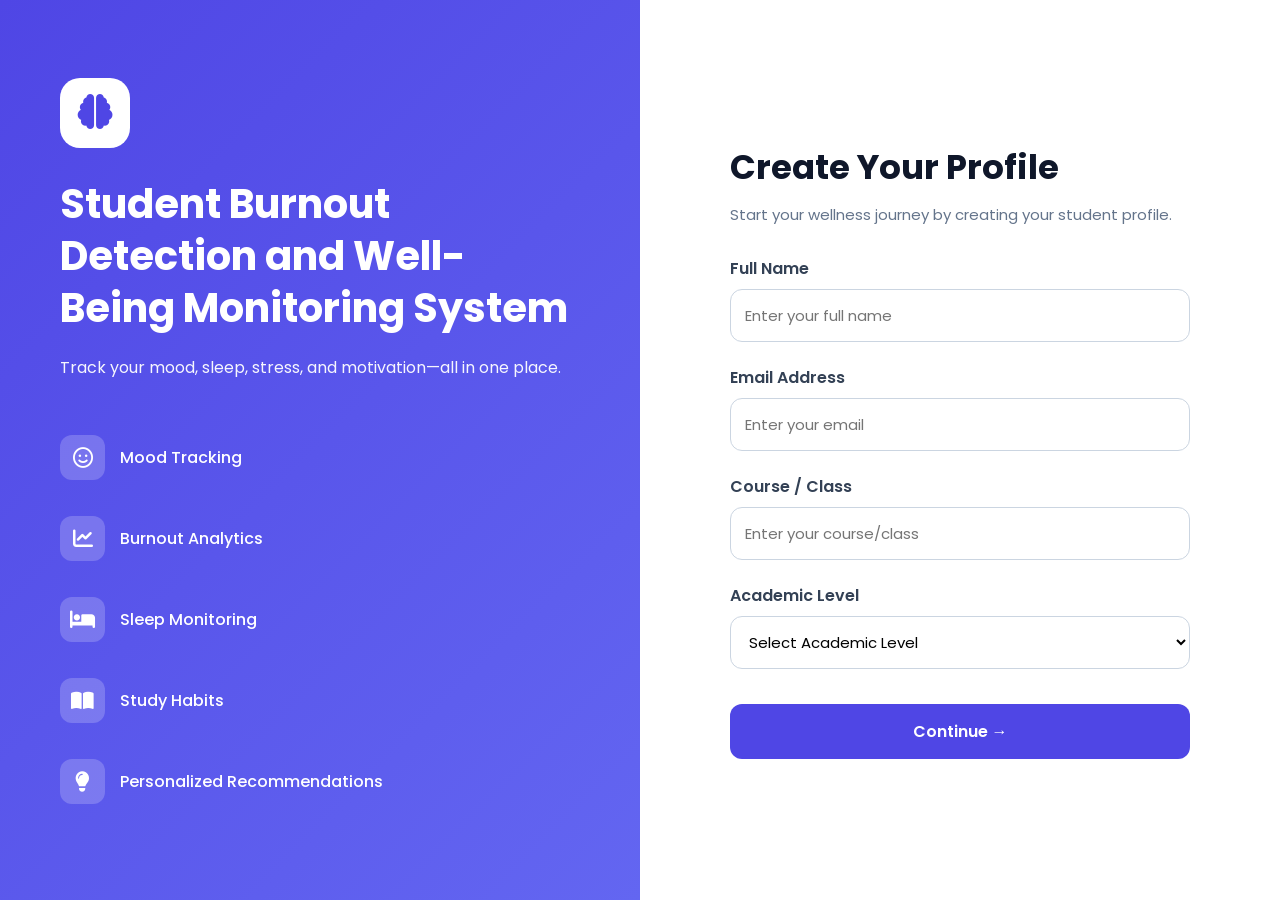
<file: index.html>
<!DOCTYPE html>
<html lang="en">
<head>
<meta charset="UTF-8">
<meta name="viewport" content="width=device-width, initial-scale=1.0">

<title>Student Burnout Detection and Well-Being Monitoring System</title>

<link rel="stylesheet" href="common.css">
<link rel="stylesheet" href="profile.css">

<link rel="preconnect" href="https://fonts.googleapis.com">
<link rel="preconnect" href="https://fonts.gstatic.com" crossorigin>

<link href="https://fonts.googleapis.com/css2?family=Poppins:wght@300;400;500;600;700&display=swap" rel="stylesheet">

<link rel="stylesheet"
href="https://cdnjs.cloudflare.com/ajax/libs/font-awesome/6.7.2/css/all.min.css">

</head>

<body>

<div class="container">

    <!-- LEFT -->
    <div class="left">

        <div class="logo">
            <i class="fa-solid fa-brain"></i>
        </div>

        <h1>Student Burnout Detection and Well-Being Monitoring System</h1>

        <p>
            Track your mood, sleep, stress, and motivation—all in one place.
        </p>

        <div class="feature">
            <div class="box">
                <i class="fa-regular fa-face-smile"></i>
            </div>
            <span>Mood Tracking</span>
        </div>

        <div class="feature">
            <div class="box">
                <i class="fa-solid fa-chart-line"></i>
            </div>
            <span>Burnout Analytics</span>
        </div>

        <div class="feature">
            <div class="box">
                <i class="fa-solid fa-bed"></i>
            </div>
            <span>Sleep Monitoring</span>
        </div>

        <div class="feature">
            <div class="box">
                <i class="fa-solid fa-book-open"></i>
            </div>
            <span>Study Habits</span>
        </div>

        <div class="feature">
            <div class="box">
                <i class="fa-solid fa-lightbulb"></i>
            </div>
            <span>Personalized Recommendations</span>
        </div>

    </div>

    <!-- RIGHT -->
    <div class="right">

        <form id="profileForm">

            <h2>Create Your Profile</h2>

            <p class="sub">
                Start your wellness journey by creating your student profile.
            </p>

            <label>Full Name</label>
            <input
                type="text"
                id="name"
                placeholder="Enter your full name"
                required>

            <label>Email Address</label>
            <input
                type="email"
                id="email"
                placeholder="Enter your email"
                required>

            <label>Course / Class</label>
            <input
                type="text"
                id="course"
                placeholder="Enter your course/class"
                required>

           <label>Academic Level</label>

<select id="level" required onchange="showOtherInput()">
    <option value="">Select Academic Level</option>
    <option>School Student</option>
    <option>Junior College</option>
    <option>Undergraduate</option>
    <option>Postgraduate</option>
    <option>Competitive Exam Preparation</option>
    <option>Other</option>
</select>

<input 
    type="text" 
    id="otherLevel" 
    placeholder="Enter your academic level"
    style="display:none;"
>

<button type="submit">
    Continue →
</button>


<script>
function showOtherInput() {
    let level = document.getElementById("level").value;
    let otherLevel = document.getElementById("otherLevel");

    if(level === "Other") {
        otherLevel.style.display = "block";
    } else {
        otherLevel.style.display = "none";
    }
}
</script>

        </form>

    </div>

</div>

<script src="./js/script.js"></script>

</body>
</file>
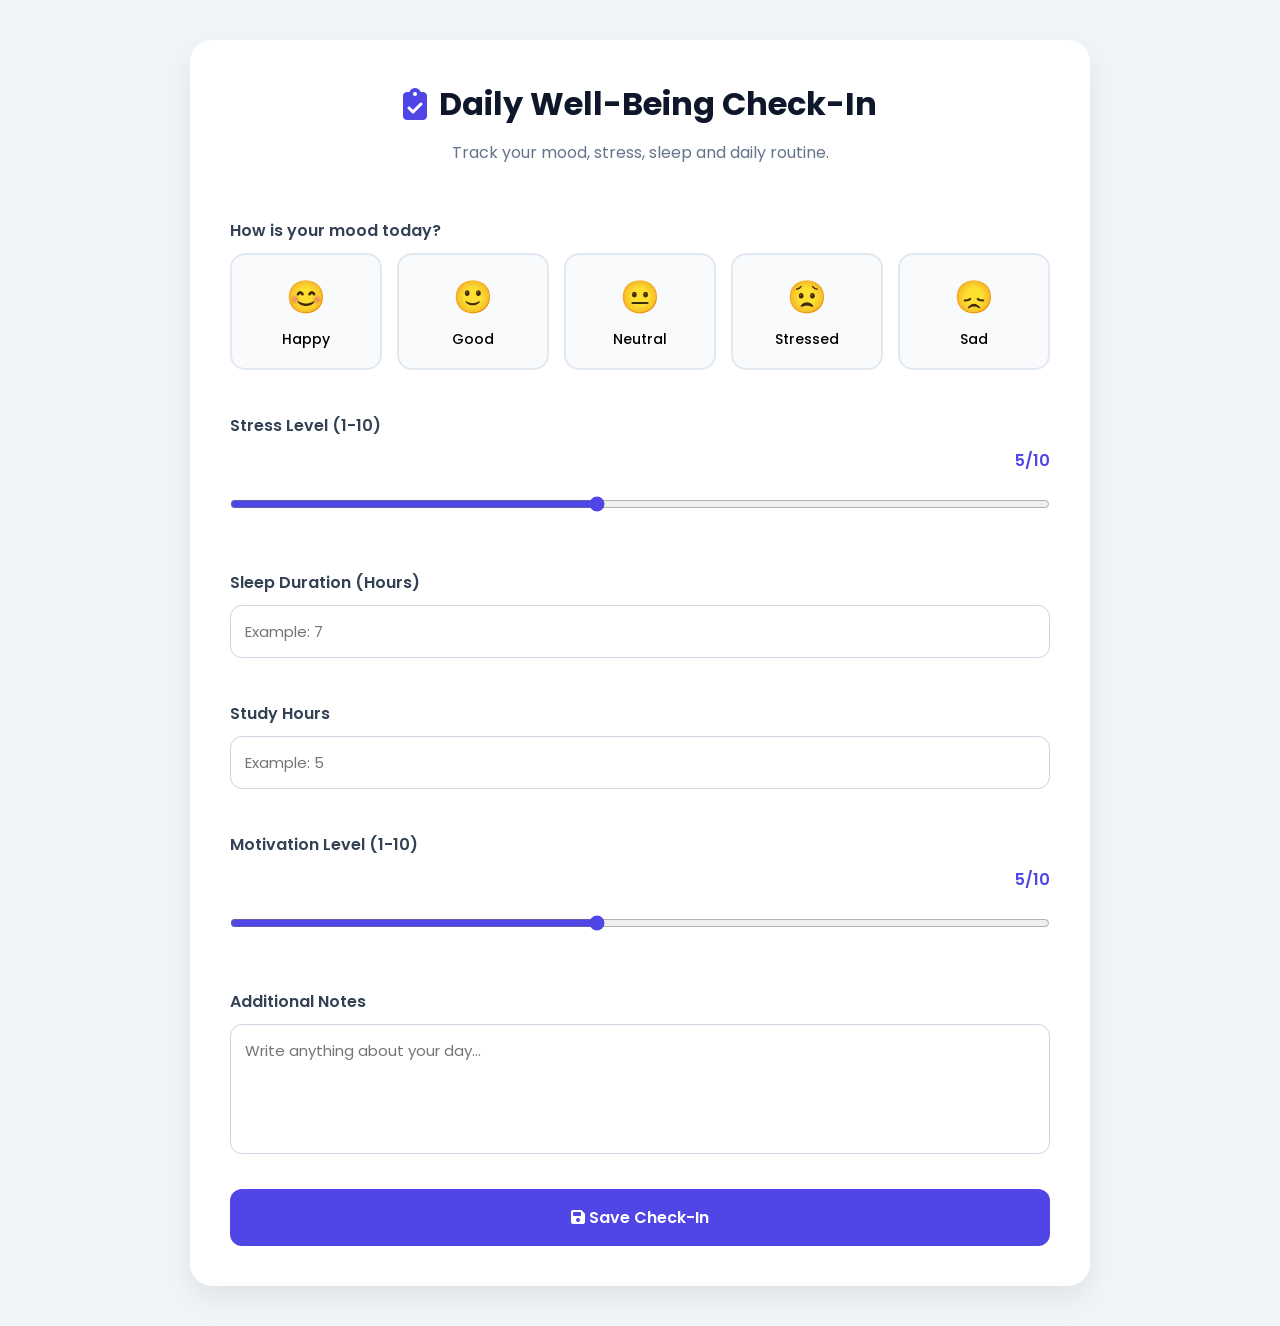
<file: checkin.html>
<!DOCTYPE html>
<html lang="en">

<head>

<meta charset="UTF-8">

<meta name="viewport" content="width=device-width, initial-scale=1.0">

<title>Daily Check-In | Student Well-Being Monitor</title>


<link rel="stylesheet" href="common.css">

<link rel="stylesheet" href="checkin.css">


<link rel="preconnect" href="https://fonts.googleapis.com">

<link rel="preconnect" href="https://fonts.gstatic.com" crossorigin>

<link href="https://fonts.googleapis.com/css2?family=Poppins:wght@300;400;500;600;700&display=swap" rel="stylesheet">


<link rel="stylesheet" href="https://cdnjs.cloudflare.com/ajax/libs/font-awesome/6.7.2/css/all.min.css">


</head>


<body>



<div class="checkin-container">



<div class="checkin-header">


<h1>
<i class="fa-solid fa-clipboard-check"></i>
Daily Well-Being Check-In
</h1>


<p>
Track your mood, stress, sleep and daily routine.
</p>


</div>






<form class="checkin-form" id="checkinForm">





<div class="form-group">

<label>
How is your mood today?
</label>


<div class="mood-options">


<button type="button" class="mood-btn" data-value="😊 Happy">

<span>😊</span>
<p>Happy</p>

</button>



<button type="button" class="mood-btn" data-value="🙂 Good">

<span>🙂</span>
<p>Good</p>

</button>



<button type="button" class="mood-btn" data-value="😐 Neutral">

<span>😐</span>
<p>Neutral</p>

</button>



<button type="button" class="mood-btn" data-value="😟 Stressed">

<span>😟</span>
<p>Stressed</p>

</button>



<button type="button" class="mood-btn" data-value="😞 Sad">

<span>😞</span>
<p>Sad</p>

</button>



</div>


<input type="hidden" id="mood" required>


</div>







<div class="form-group">


<label>
Stress Level (1-10)
</label>


<div class="range-value">

<span id="stressValue">5</span>/10

</div>


<input 
type="range"
id="stress"
min="1"
max="10"
value="5">


</div>







<div class="form-group">


<label>
Sleep Duration (Hours)
</label>


<input
type="number"
id="sleep"
min="0"
max="24"
placeholder="Example: 7"
required>


</div>







<div class="form-group">


<label>
Study Hours
</label>


<input
type="number"
id="study"
min="0"
max="24"
placeholder="Example: 5"
required>


</div>







<div class="form-group">


<label>
Motivation Level (1-10)
</label>


<div class="range-value">

<span id="motivationValue">5</span>/10

</div>


<input
type="range"
id="motivation"
min="1"
max="10"
value="5">


</div>







<div class="form-group">


<label>
Additional Notes
</label>


<textarea 
id="notes"
placeholder="Write anything about your day..."></textarea>


</div>








<button class="save-btn" type="submit">

<i class="fa-solid fa-floppy-disk"></i>

Save Check-In

</button>






<div class="success-box" id="successBox">

Your check-in has been saved successfully!

</div>





</form>




</div>




<script src="js/checkin.js"></script>


<script>


// Mood selection

const moodButtons = document.querySelectorAll(".mood-btn");

const moodInput = document.getElementById("mood");


moodButtons.forEach(button=>{


button.addEventListener("click",()=>{


moodButtons.forEach(btn=>{

btn.classList.remove("active");

});


button.classList.add("active");


moodInput.value = button.dataset.value;


});


});




// Range values


const stress = document.getElementById("stress");

const stressValue = document.getElementById("stressValue");


stress.addEventListener("input",()=>{

stressValue.textContent = stress.value;

});




const motivation = document.getElementById("motivation");

const motivationValue = document.getElementById("motivationValue");


motivation.addEventListener("input",()=>{

motivationValue.textContent = motivation.value;

});


</script>



</body>
</file>
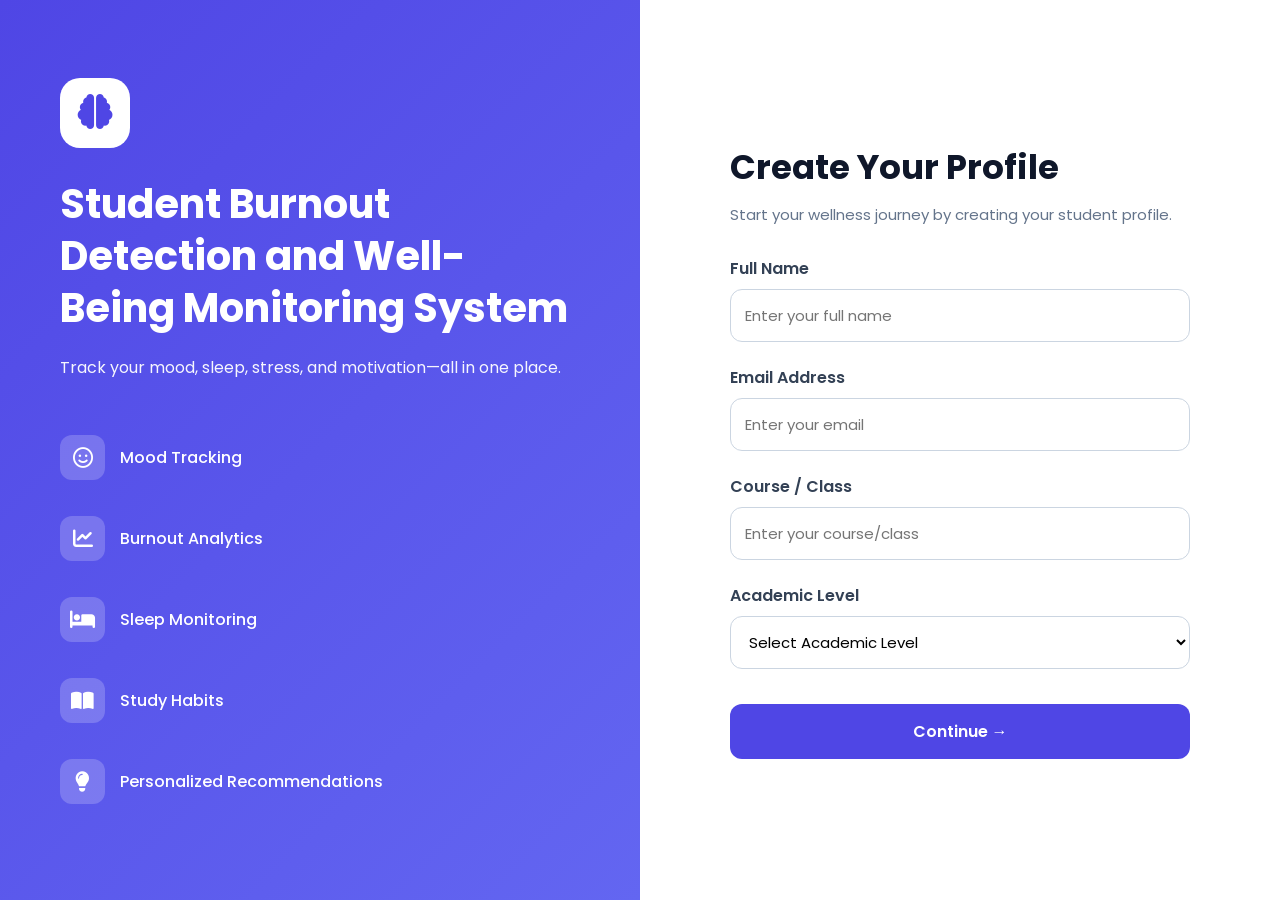
<file: dashboard.html>
<!DOCTYPE html>
<html lang="en">

<head>

<meta charset="UTF-8">

<meta name="viewport" content="width=device-width, initial-scale=1.0">

<title>Dashboard | Student Well-Being Monitor</title>


<link rel="stylesheet" href="common.css">

<link rel="stylesheet" href="dashboard.css">


<link rel="preconnect" href="https://fonts.googleapis.com">

<link rel="preconnect" href="https://fonts.gstatic.com" crossorigin>

<link href="https://fonts.googleapis.com/css2?family=Poppins:wght@300;400;500;600;700&display=swap" rel="stylesheet">


<link rel="stylesheet" 
href="https://cdnjs.cloudflare.com/ajax/libs/font-awesome/6.7.2/css/all.min.css">


</head>


<body>


<div class="dashboard">



<!-- SIDEBAR -->

<aside class="sidebar">


<div class="logo">

<i class="fa-solid fa-brain"></i>

<h2>Well-Being Monitor</h2>

</div>



<ul>


<li class="active">

<a href="dashboard.html">

<i class="fa-solid fa-house"></i>

Dashboard

</a>

</li>



<li>

<a href="checkin.html">

<i class="fa-solid fa-clipboard-check"></i>

Daily Check-In

</a>

</li>




<li>

<a href="history.html">

<i class="fa-solid fa-clock-rotate-left"></i>

History

</a>

</li>




<li>

<a href="analytics.html">

<i class="fa-solid fa-chart-line"></i>

Analytics

</a>

</li>




<li>

<a href="achievements.html">

<i class="fa-solid fa-trophy"></i>

Achievements

</a>

</li>

<li>

<a href="edit-profile.html">

<i class="fa-solid fa-trophy"></i>

Edit Profile

</a>

</li>




<li>

<a href="export.html">

<i class="fa-solid fa-download"></i>

Export Data

</a>

</li>



</ul>



<div class="logout-box">

<button onclick="logout()">

<i class="fa-solid fa-right-from-bracket"></i>

Logout

</button>

</div>



</aside>






<!-- MAIN CONTENT -->


<main class="content">



<div class="topbar">


<div>

<h1 id="welcomeName">
Welcome 👋
</h1>


<p id="studentInfo">
Monitor your progress every day.
</p>


</div>



<button id="themeBtn">

🌙 Dark Mode

</button>



</div>







<!-- PROFILE -->


<section class="profile-card">


<div class="profile-title">

<h2>
Student Profile
</h2>


<i class="fa-solid fa-user-graduate"></i>


</div>




<div class="profile-grid">



<div class="profile-item">

<span>
Full Name
</span>

<h3 id="profileName">
-
</h3>

</div>





<div class="profile-item">

<span>
Email
</span>

<h3 id="profileEmail">
-
</h3>

</div>





<div class="profile-item">

<span>
Course / Class
</span>

<h3 id="profileCourse">
-
</h3>

</div>





<div class="profile-item">

<span>
Academic Level
</span>

<h3 id="profileLevel">
-
</h3>

</div>





<div class="profile-item">

<span>
Profile Created
</span>

<h3 id="createdDate">
-
</h3>

</div>



</div>




<div class="profile-actions">


<a href="edit-profile.html" class="editBtn">

<i class="fa-solid fa-user-pen"></i>

Edit Profile

</a>


</div>



</section>








<!-- DASHBOARD CARDS -->


<section class="cards">



<div class="card">

<i class="fa-regular fa-face-smile"></i>

<h3>
Mood
</h3>

<p id="mood">
No Data
</p>

</div>





<div class="card">

<i class="fa-solid fa-bolt"></i>

<h3>
Stress Level
</h3>

<p id="stress">
0 / 10
</p>

</div>





<div class="card">

<i class="fa-solid fa-bed"></i>

<h3>
Sleep
</h3>

<p id="sleep">
0 Hours
</p>

</div>





<div class="card">

<i class="fa-solid fa-book-open"></i>

<h3>
Study Hours
</h3>

<p id="study">
0 Hours
</p>

</div>





<div class="card">

<i class="fa-solid fa-fire"></i>

<h3>
Burnout Score
</h3>

<p id="burnout">
0%
</p>

</div>





<div class="card">

<i class="fa-solid fa-lightbulb"></i>

<h3>
Recommendation
</h3>

<p id="recommendation">
Complete your first daily check-in.
</p>

</div>




</section>









<!-- SUMMARY -->


<section class="summary-section">



<div class="summary-card">


<h2>

<i class="fa-solid fa-calendar-week"></i>

Weekly Summary

</h2>


<p id="weeklySummary">

No data available.

</p>


</div>







<div class="summary-card">


<h2>

<i class="fa-solid fa-calendar-days"></i>

Monthly Summary

</h2>


<p id="monthlySummary">

No data available.

</p>


</div>








<div class="summary-card">


<h2>

<i class="fa-solid fa-heart-pulse"></i>

Health Recommendation

</h2>


<p id="healthTip">

Complete your first daily check-in to receive personalized recommendations.

</p>


</div>





</section>






</main>


</div>





<script>


function logout(){

localStorage.removeItem("studentProfile");

window.location.href="index.html";

}


</script>



<script src="js/burnout.js"></script>

<script src="js/dashboard.js"></script>


</body>
</file>
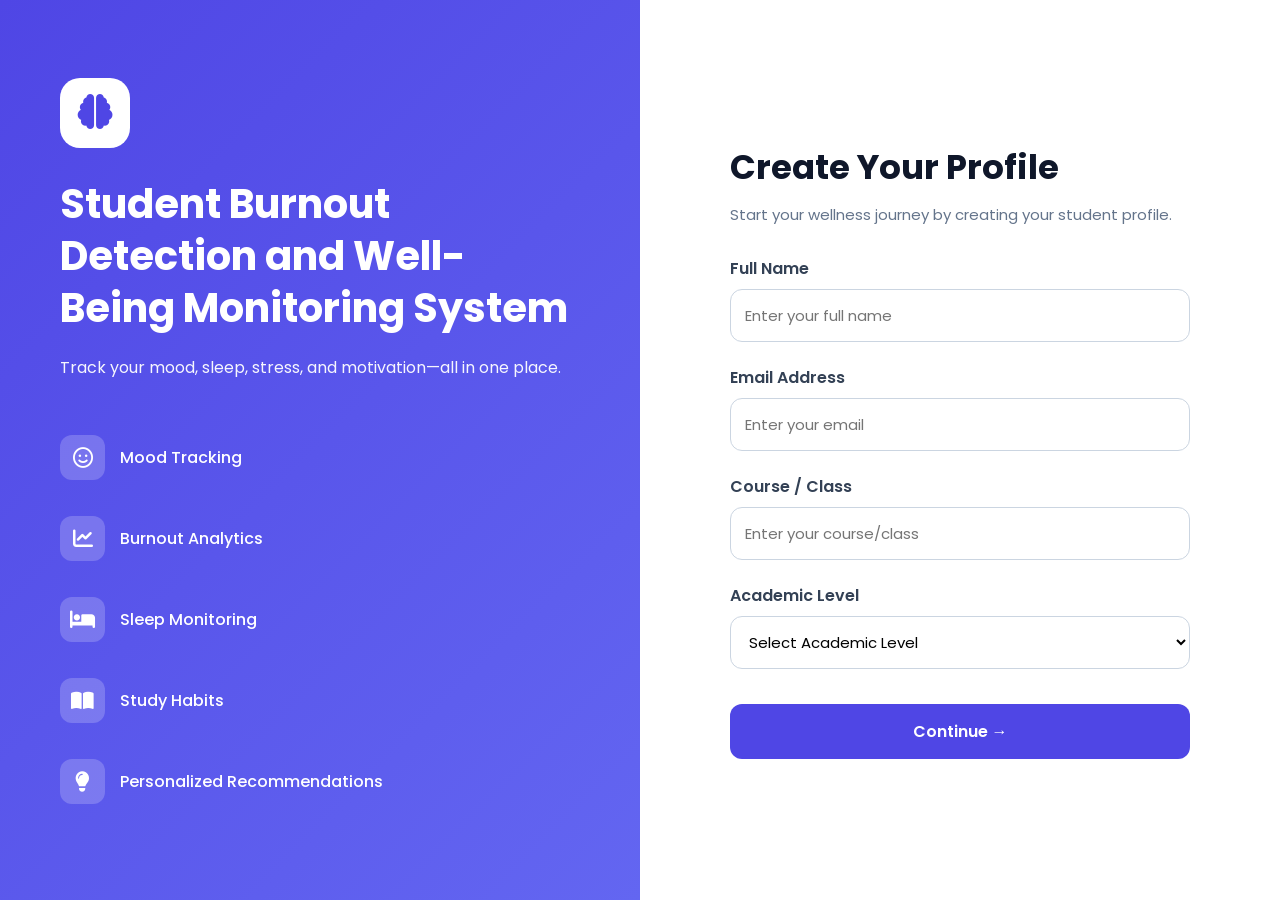
<file: edit-profile.html>
<!DOCTYPE html>
<html lang="en">
<head>
<meta charset="UTF-8">
<meta name="viewport" content="width=device-width, initial-scale=1.0">
<title>Edit Profile</title>
<link rel="stylesheet" href="edit-profile.css">
<link rel="stylesheet"
href="https://cdnjs.cloudflare.com/ajax/libs/font-awesome/6.5.0/css/all.min.css">
</head>
<body>
<div class="container">
<div class="edit-card">
<div class="profile-icon">
<i class="fa-solid fa-user-pen"></i>
</div>
<h1>Edit Profile</h1>
<p>Update your student information</p>
<form id="editForm">
<label>Full Name</label>
<input 
type="text" 
id="name"
placeholder="Enter your name">
<label>Email</label>
<input 
type="email"
id="email"
placeholder="Enter your email">
<label>Course</label>
<input 
type="text"
id="course"
placeholder="Enter your course">
<label>Year / Level</label>
<select id="level">
<option value="">Select Year</option>
<option>First Year</option>
<option>Second Year</option>
<option>Third Year</option>
<option>Final Year</option>
</select>
<button type="submit">
<i class="fa-solid fa-floppy-disk"></i>
Save Changes
</button>
<button 
type="button"
class="cancel"
onclick="goBack()">
Cancel
</button>
</form>
</div>
</div>
<script src="js/edit-profile.js"></script>
</body>
</file>
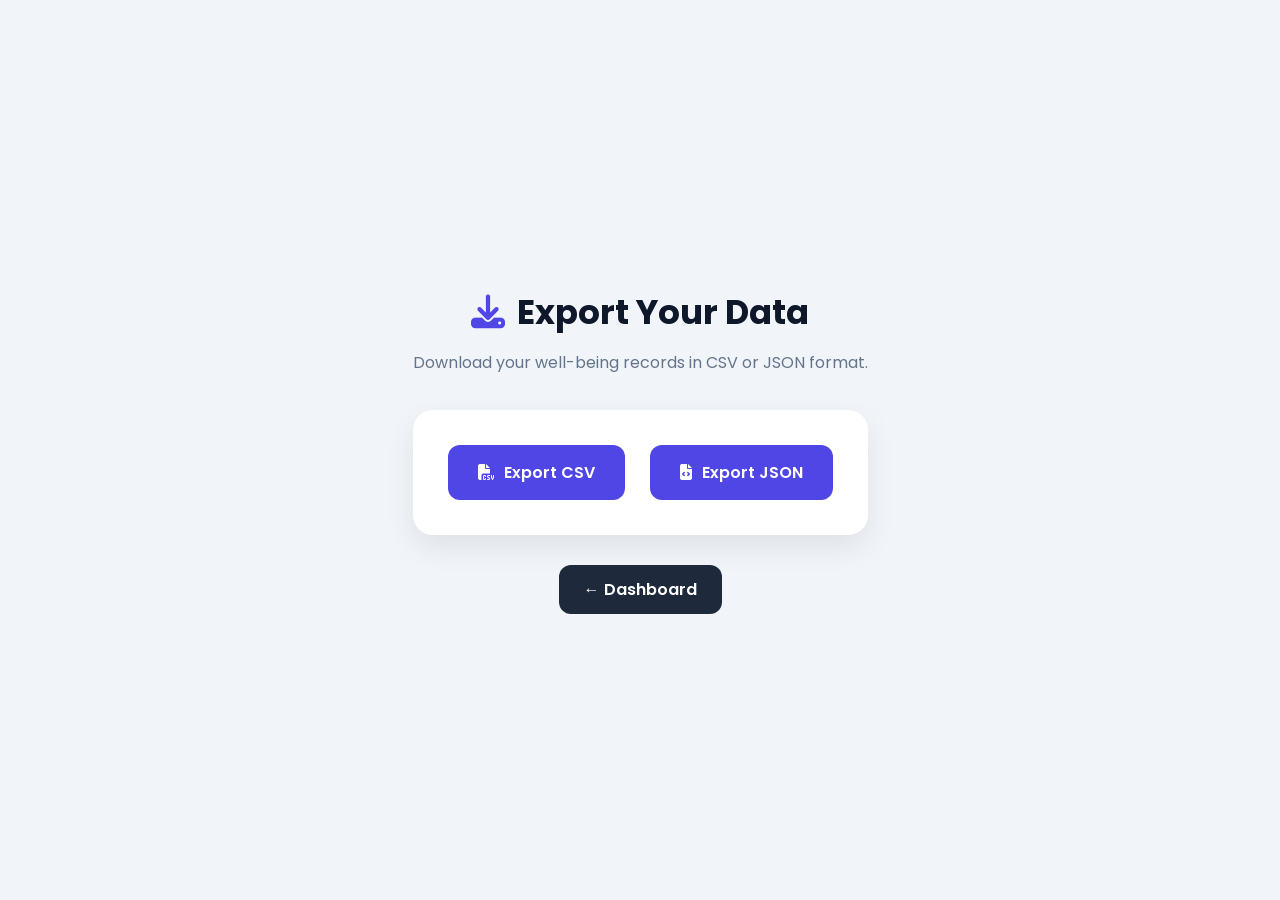
<file: export.html>
<!DOCTYPE html>
<html lang="en">

<head>

<meta charset="UTF-8">

<meta name="viewport" content="width=device-width, initial-scale=1.0">

<title>Export Data</title>

<link rel="stylesheet" href="common.css">
<link rel="stylesheet" href="export.css">

<link rel="preconnect" href="https://fonts.googleapis.com">

<link href="https://fonts.googleapis.com/css2?family=Poppins:wght@300;400;500;600;700&display=swap" rel="stylesheet">

<link rel="stylesheet"
href="https://cdnjs.cloudflare.com/ajax/libs/font-awesome/6.7.2/css/all.min.css">

</head>

<body>

<div class="export-container">

<h1>

<i class="fa-solid fa-download"></i>

Export Your Data

</h1>

<p>

Download your well-being records in CSV or JSON format.

</p>

<div class="export-buttons">

<button id="csvBtn">

<i class="fa-solid fa-file-csv"></i>

Export CSV

</button>

<button id="jsonBtn">

<i class="fa-solid fa-file-code"></i>

Export JSON

</button>

</div>

<a href="dashboard.html" class="backBtn">

← Dashboard

</a>

</div>

<script src="js/export.js"></script>

</body>
</file>
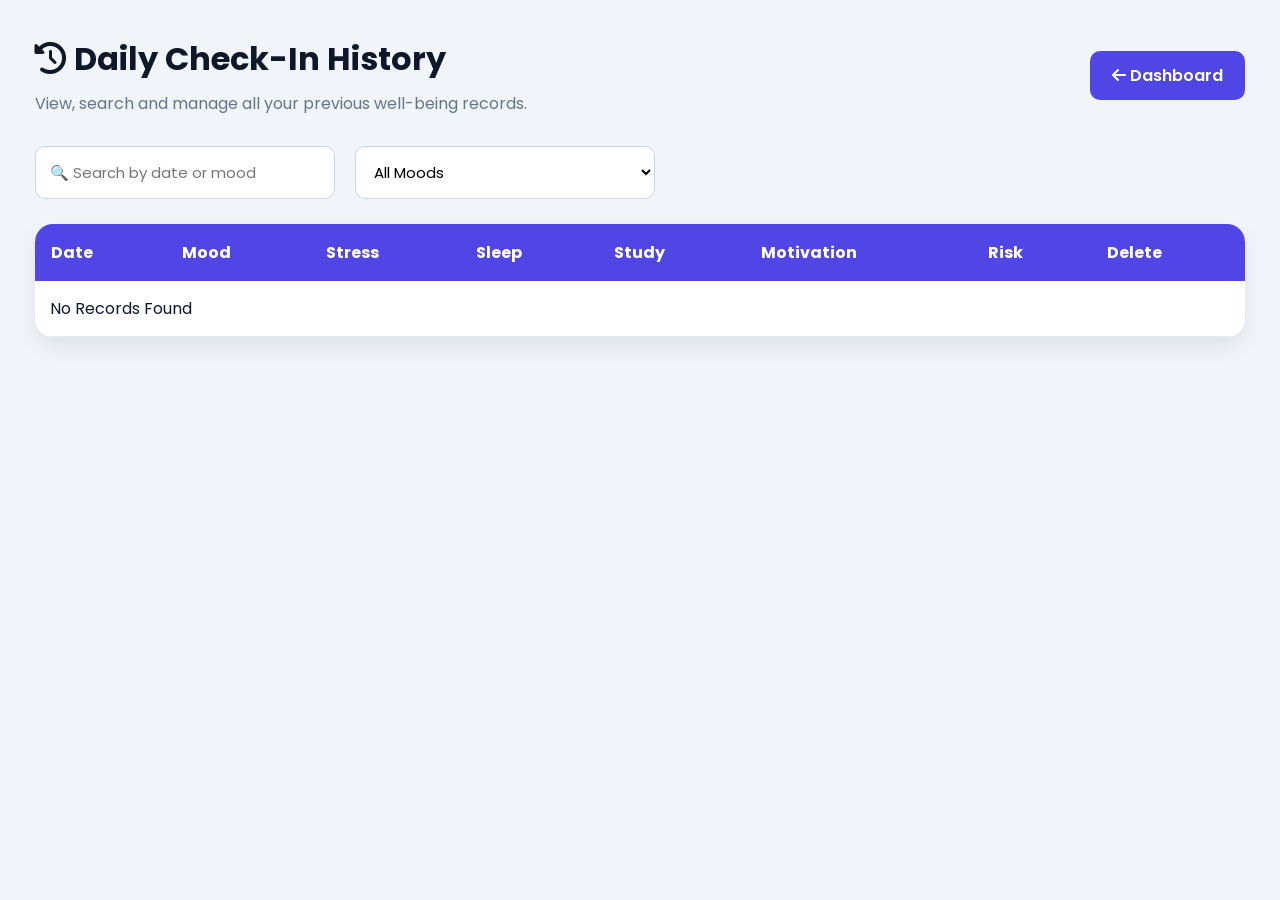
<file: history.html>
<!DOCTYPE html>
<html lang="en">

<head>

    <meta charset="UTF-8">

    <meta name="viewport" content="width=device-width, initial-scale=1.0">

    <title>History | Student Well-Being Monitor</title>

    <link rel="stylesheet" href="common.css">
<link rel="stylesheet" href="history.css">

    <link rel="preconnect" href="https://fonts.googleapis.com">

    <link rel="preconnect" href="https://fonts.gstatic.com" crossorigin>

    <link href="https://fonts.googleapis.com/css2?family=Poppins:wght@300;400;500;600;700&display=swap" rel="stylesheet">

    <link rel="stylesheet" href="https://cdnjs.cloudflare.com/ajax/libs/font-awesome/6.7.2/css/all.min.css">

</head>

<body>

<div class="history-container">

    <div class="history-header">

        <div>

            <h1>
                <i class="fa-solid fa-clock-rotate-left"></i>
                Daily Check-In History
            </h1>

            <p>
                View, search and manage all your previous well-being records.
            </p>

        </div>

        <a href="dashboard.html" class="backBtn">

            <i class="fa-solid fa-arrow-left"></i>

            Dashboard

        </a>

    </div>

    <div class="history-controls">

        <input
            type="text"
            id="searchBox"
            placeholder="🔍 Search by date or mood">

        <select id="filterMood">

            <option value="All">All Moods</option>

            <option value="😊 Happy">😊 Happy</option>

            <option value="🙂 Good">🙂 Good</option>

            <option value="😐 Neutral">😐 Neutral</option>

            <option value="😟 Stressed">😟 Stressed</option>

            <option value="😞 Sad">😞 Sad</option>

        </select>

    </div>

    <div class="table-container">

        <table>

            <thead>

                <tr>

                    <th>Date</th>

                    <th>Mood</th>

                    <th>Stress</th>

                    <th>Sleep</th>

                    <th>Study</th>

                    <th>Motivation</th>

                    <th>Risk</th>

                    <th>Delete</th>

                </tr>

            </thead>

            <tbody id="historyTable">

            </tbody>

        </table>

    </div>

</div>

<script src="js/burnout.js"></script>
<script src="js/history.js"></script>

</body>
</file>
<file: common.css>
/* ===========================
   GOOGLE FONT
=========================== */

@import url('https://fonts.googleapis.com/css2?family=Poppins:wght@300;400;500;600;700&display=swap');

/* ===========================
   RESET
=========================== */

*{
    margin:0;
    padding:0;
    box-sizing:border-box;
    font-family:'Poppins',sans-serif;
}

/* ===========================
   BODY
=========================== */

body{
    background:#F1F5F9;
    color:#0F172A;
}

/* ===========================
   LINKS
=========================== */

a{
    text-decoration:none;
    color:inherit;
}

/* ===========================
   BUTTONS
=========================== */

button{
    cursor:pointer;
    border:none;
    outline:none;
    transition:.3s;
    font-family:'Poppins',sans-serif;
}

button:hover{
    transform:translateY(-2px);
}

/* ===========================
   INPUTS
=========================== */

input,
select,
textarea{
    width:100%;
    padding:14px;
    border:1px solid #CBD5E1;
    border-radius:10px;
    font-size:15px;
    outline:none;
    transition:.3s;
    background:white;
}

input:focus,
select:focus,
textarea:focus{
    border-color:#4F46E5;
    box-shadow:0 0 0 4px rgba(79,70,229,.15);
}

/* ===========================
   LABEL
=========================== */

label{
    display:block;
    margin-bottom:8px;
    margin-top:18px;
    font-weight:600;
    color:#334155;
}

/* ===========================
   DASHBOARD LAYOUT
=========================== */

.dashboard{
    display:flex;
    min-height:100vh;
}

/* ===========================
   SIDEBAR
=========================== */

.sidebar{
    width:260px;
    background:#1E293B;
    color:white;
    padding:30px 20px;
}

.sidebar .logo{
    display:flex;
    align-items:center;
    gap:12px;
    margin-bottom:40px;
}

.sidebar .logo i{
    font-size:28px;
    color:#818CF8;
}

.sidebar .logo h2{
    font-size:22px;
}

.sidebar ul{
    list-style:none;
}

.sidebar li{
    margin-bottom:12px;
}

.sidebar li a{
    display:flex;
    align-items:center;
    gap:12px;
    padding:14px;
    border-radius:12px;
    color:white;
    transition:.3s;
}

.sidebar li a:hover{
    background:#4F46E5;
}

.sidebar li.active a{
    background:#4F46E5;
}

/* ===========================
   MAIN CONTENT
=========================== */

.content{
    flex:1;
    padding:35px;
}

/* ===========================
   TOPBAR
=========================== */

.topbar{
    display:flex;
    justify-content:space-between;
    align-items:center;
    margin-bottom:30px;
}

.topbar h1{
    font-size:30px;
    color:#0F172A;
}

.topbar p{
    color:#64748B;
    margin-top:5px;
}

/* ===========================
   DARK MODE BUTTON
=========================== */

#themeBtn{
    background:#4F46E5;
    color:white;
    padding:12px 22px;
    border-radius:10px;
    font-size:15px;
}

#themeBtn:hover{
    background:#3730A3;
}

/* ===========================
   DARK MODE
=========================== */

.dark-mode{
    background:#0F172A;
    color:white;
}

.dark-mode .content{
    background:#0F172A;
}

.dark-mode .sidebar{
    background:#020617;
}

/* ===========================
   RESPONSIVE
=========================== */

@media(max-width:992px){

.dashboard{
    flex-direction:column;
}

.sidebar{
    width:100%;
}

.content{
    padding:20px;
}

.topbar{
    flex-direction:column;
    align-items:flex-start;
    gap:15px;
}

}

@media(max-width:768px){

.topbar h1{
    font-size:24px;
}

}
</file>
<file: profile.css>
/* ===========================
   PROFILE PAGE
=========================== */

.container{
    min-height:100vh;
    display:flex;
    background:#F8FAFC;
}

/* ===========================
   LEFT SECTION
=========================== */

.left{
    width:50%;
    padding:60px;
    background:linear-gradient(135deg,#4F46E5,#6366F1);
    color:white;
    display:flex;
    flex-direction:column;
    justify-content:center;
}

.logo{
    width:70px;
    height:70px;
    border-radius:20px;
    background:white;
    display:flex;
    justify-content:center;
    align-items:center;
    margin-bottom:30px;
}

.logo i{
    font-size:35px;
    color:#4F46E5;
}

.left h1{
    font-size:40px;
    line-height:1.3;
    margin-bottom:20px;
}

.left p{
    font-size:16px;
    line-height:1.8;
    opacity:.95;
    margin-bottom:35px;
}

/* ===========================
   FEATURES
=========================== */

.feature{
    display:flex;
    align-items:center;
    gap:15px;
    margin:18px 0;
}

.box{
    width:45px;
    height:45px;
    background:rgba(255,255,255,.2);
    border-radius:12px;
    display:flex;
    justify-content:center;
    align-items:center;
}

.box i{
    font-size:20px;
}

.feature span{
    font-size:16px;
    font-weight:500;
}

/* ===========================
   RIGHT SECTION
=========================== */

.right{
    width:50%;
    display:flex;
    justify-content:center;
    align-items:center;
    padding:60px;
    background:white;
}

#profileForm{
    width:100%;
    max-width:460px;
}

.right h2{
    font-size:34px;
    color:#0F172A;
    margin-bottom:10px;
}

.sub{
    color:#64748B;
    margin-bottom:30px;
    font-size:15px;
}

/* ===========================
   FORM
=========================== */

label{
    display:block;
    margin-bottom:8px;
    margin-top:18px;
    font-weight:600;
    color:#334155;
}

input,
select{
    width:100%;
    padding:14px;
    border:1px solid #CBD5E1;
    border-radius:12px;
    font-size:15px;
    margin-bottom:5px;
    transition:.3s;
}

input:focus,
select:focus{
    outline:none;
    border-color:#4F46E5;
    box-shadow:0 0 0 4px rgba(79,70,229,.15);
}

button{
    width:100%;
    margin-top:30px;
    padding:15px;
    border:none;
    border-radius:12px;
    background:#4F46E5;
    color:white;
    font-size:16px;
    font-weight:600;
    cursor:pointer;
    transition:.3s;
}

button:hover{
    background:#3730A3;
    transform:translateY(-2px);
}

/* ===========================
   RESPONSIVE
=========================== */

@media(max-width:900px){

.container{
    flex-direction:column;
}

.left,
.right{
    width:100%;
    padding:40px 30px;
}

.left{
    text-align:center;
}

.feature{
    justify-content:center;
}

.logo{
    margin:0 auto 30px;
}

.left h1{
    font-size:32px;
}

.right h2{
    font-size:30px;
}

}

@media(max-width:600px){

.left,
.right{
    padding:25px;
}

.left h1{
    font-size:28px;
}

.right h2{
    font-size:26px;
}

}
</file>
<file: checkin.css>
/* =========================================
   CHECK-IN PAGE
========================================= */

.checkin-container{

    max-width:900px;
    margin:40px auto;
    background:white;
    padding:40px;
    border-radius:22px;
    box-shadow:0 12px 30px rgba(0,0,0,.08);

}



/* =========================================
   HEADER
========================================= */


.checkin-header{

    text-align:center;
    margin-bottom:35px;

}



.checkin-header h1{

    font-size:32px;
    color:#0F172A;
    display:flex;
    justify-content:center;
    align-items:center;
    gap:12px;
    margin-bottom:12px;

}



.checkin-header h1 i{

    color:#4F46E5;

}



.checkin-header p{

    color:#64748B;
    font-size:16px;

}





/* =========================================
   FORM
========================================= */


.checkin-form{

    display:flex;
    flex-direction:column;
    gap:25px;

}



.form-group{

    display:flex;
    flex-direction:column;

}



.form-group label{

    font-weight:600;
    color:#334155;
    margin-bottom:10px;

}




/* =========================================
   MOOD SECTION
========================================= */


.mood-options{

    display:grid;
    grid-template-columns:repeat(5,1fr);
    gap:15px;

}



.mood-btn{

    background:#F8FAFC;
    border:2px solid #E2E8F0;
    padding:18px 10px;
    border-radius:15px;
    cursor:pointer;
    transition:.3s;
    text-align:center;

}



.mood-btn:hover{

    border-color:#4F46E5;
    background:#EEF2FF;
    transform:translateY(-5px);

}



.mood-btn.active{

    background:#4F46E5;
    border-color:#4F46E5;
    color:white;

}



.mood-btn span{

    display:block;
    font-size:32px;
    margin-bottom:8px;

}



.mood-btn p{

    font-size:14px;
    font-weight:500;

}





/* =========================================
   INPUTS
========================================= */


input,
select,
textarea{

    padding:14px;
    border-radius:12px;
    border:1px solid #CBD5E1;
    font-size:15px;

}



textarea{

    resize:none;
    min-height:130px;

}




/* =========================================
   RANGE SLIDER
========================================= */


.range-value{

    text-align:right;
    color:#4F46E5;
    font-weight:600;
    margin-bottom:8px;

}



input[type="range"]{

    accent-color:#4F46E5;
    cursor:pointer;

}





/* =========================================
   SAVE BUTTON
========================================= */


.save-btn{

    margin-top:10px;
    background:#4F46E5;
    color:white;
    padding:16px;
    border-radius:12px;
    font-size:16px;
    font-weight:600;

}



.save-btn:hover{

    background:#3730A3;
    transform:translateY(-3px);

}





/* =========================================
   SUCCESS MESSAGE
========================================= */


.success-box{

    display:none;
    margin-top:20px;
    padding:16px;
    border-radius:12px;
    background:#DCFCE7;
    color:#166534;
    text-align:center;
    font-weight:600;

}





/* =========================================
   DARK MODE
========================================= */


.dark-mode .checkin-container{

    background:#1E293B;

}



.dark-mode .checkin-header h1{

    color:white;

}



.dark-mode .checkin-header p,
.dark-mode .form-group label{

    color:#CBD5E1;

}



.dark-mode input,
.dark-mode select,
.dark-mode textarea{

    background:#334155;
    color:white;
    border-color:#475569;

}



.dark-mode .mood-btn{

    background:#334155;
    color:white;
    border-color:#475569;

}



.dark-mode .mood-btn:hover{

    background:#475569;

}





/* =========================================
   RESPONSIVE
========================================= */


@media(max-width:768px){


.checkin-container{

    margin:20px;
    padding:25px;

}



.checkin-header h1{

    font-size:26px;

}



.mood-options{

    grid-template-columns:repeat(2,1fr);

}


}
</file>
<file: dashboard.css>
/* ===============================
   DASHBOARD LAYOUT
================================ */

.dashboard{
    display:flex;
    min-height:100vh;
}


/* ===============================
   SIDEBAR
================================ */

.sidebar{

    width:260px;
    background:#4F46E5;
    color:white;
    padding:25px 20px;
    position:fixed;
    height:100vh;
    left:0;
    top:0;

}


.logo{

    display:flex;
    align-items:center;
    gap:12px;
    margin-bottom:35px;

}


.logo i{

    font-size:32px;

}


.logo h2{

    font-size:20px;
    font-weight:600;

}



.sidebar ul{

    list-style:none;
    padding:0;

}


.sidebar li{

    margin:12px 0;

}


.sidebar a{

    display:flex;
    align-items:center;
    gap:15px;
    padding:14px 15px;
    color:white;
    text-decoration:none;
    border-radius:12px;
    transition:.3s;
    font-size:15px;

}


.sidebar a:hover,
.sidebar .active a{

    background:rgba(255,255,255,0.18);

}



.sidebar i{

    width:20px;

}



.logout-box{

    position:absolute;
    bottom:30px;
    width:calc(100% - 40px);

}


.logout-box button{

    width:100%;
    padding:14px;
    border:none;
    border-radius:12px;
    background:white;
    color:#4F46E5;
    font-weight:600;
    cursor:pointer;

}



.logout-box i{

    margin-right:10px;

}



/* ===============================
   MAIN CONTENT
================================ */


.content{

    margin-left:260px;
    padding:35px;
    width:calc(100% - 260px);
    background:#F8FAFC;
    min-height:100vh;

}



/* ===============================
   TOPBAR
================================ */


.topbar{

    display:flex;
    justify-content:space-between;
    align-items:center;
    margin-bottom:30px;

}


.topbar h1{

    font-size:32px;
    color:#0F172A;

}


.topbar p{

    color:#64748B;
    margin-top:8px;

}



#themeBtn{

    padding:12px 22px;
    border:none;
    border-radius:12px;
    background:#4F46E5;
    color:white;
    cursor:pointer;
    font-weight:600;

}





/* ===============================
   PROFILE CARD
================================ */


.profile-card{

    background:white;
    padding:35px;
    border-radius:22px;
    margin-bottom:35px;
    box-shadow:0 10px 30px rgba(0,0,0,.08);

}



.profile-title{

    display:flex;
    justify-content:space-between;
    align-items:center;
    margin-bottom:30px;

}


.profile-title h2{

    color:#0F172A;
    font-size:26px;

}


.profile-title i{

    font-size:35px;
    color:#4F46E5;

}



.profile-grid{

    display:grid;
    grid-template-columns:repeat(auto-fit,minmax(220px,1fr));
    gap:20px;

}



.profile-item{

    background:#F8FAFC;
    padding:22px;
    border-radius:15px;
    border-left:5px solid #4F46E5;

}


.profile-item span{

    color:#64748B;
    font-size:14px;

}


.profile-item h3{

    margin-top:10px;
    color:#0F172A;
    font-size:18px;

}



.profile-actions{

    margin-top:25px;
    display:flex;
    justify-content:flex-end;

}



.editBtn{

    background:#4F46E5;
    color:white;
    padding:13px 25px;
    border-radius:12px;
    text-decoration:none;
    font-weight:600;

}


.editBtn:hover{

    background:#3730A3;

}




/* ===============================
   DASHBOARD CARDS
================================ */


.cards{

    display:grid;
    grid-template-columns:repeat(auto-fit,minmax(220px,1fr));
    gap:25px;
    margin-bottom:35px;

}



.card{

    background:white;
    padding:30px 20px;
    border-radius:20px;
    text-align:center;
    box-shadow:0 10px 25px rgba(0,0,0,.08);
    transition:.3s;
    position:relative;

}



.card:hover{

    transform:translateY(-8px);

}



.card::before{

    content:"";
    height:5px;
    width:100%;
    background:#4F46E5;
    position:absolute;
    top:0;
    left:0;

}



.card i{

    font-size:35px;
    color:#4F46E5;
    margin-bottom:15px;

}



.card h3{

    color:#1E293B;
    margin-bottom:10px;

}



.card p{

    color:#64748B;

}





/* ===============================
   SUMMARY SECTION
================================ */


.summary-section{

    display:grid;
    grid-template-columns:repeat(auto-fit,minmax(280px,1fr));
    gap:25px;

}



.summary-card{

    background:white;
    padding:30px;
    border-radius:20px;
    box-shadow:0 10px 25px rgba(0,0,0,.08);

}



.summary-card h2{

    display:flex;
    align-items:center;
    gap:12px;
    color:#0F172A;
    font-size:21px;
    margin-bottom:20px;

}



.summary-card h2 i{

    color:#4F46E5;

}



.summary-card p{

    color:#64748B;
    line-height:1.7;

}




/* ===============================
   DARK MODE
================================ */


.dark-mode .content{

    background:#0F172A;

}


.dark-mode .profile-card,
.dark-mode .card,
.dark-mode .summary-card{

    background:#1E293B;

}



.dark-mode .topbar h1,
.dark-mode .profile-title h2,
.dark-mode .profile-item h3,
.dark-mode .card h3,
.dark-mode .summary-card h2{

    color:white;

}



.dark-mode .profile-item{

    background:#334155;

}


.dark-mode .profile-item span,
.dark-mode .card p,
.dark-mode .summary-card p,
.dark-mode .topbar p{

    color:#CBD5E1;

}





/* ===============================
   RESPONSIVE
================================ */


@media(max-width:900px){


.sidebar{

    width:80px;

}


.logo h2{

    display:none;

}


.sidebar a{

    justify-content:center;

}


.sidebar a{

    font-size:0;

}


.sidebar i{

    font-size:20px;

}


.content{

    margin-left:80px;
    width:calc(100% - 80px);

}



}



@media(max-width:600px){


.content{

    padding:20px;

}


.topbar{

    flex-direction:column;
    align-items:flex-start;
    gap:20px;

}


.profile-grid,
.cards,
.summary-section{

    grid-template-columns:1fr;

}


}
</file>
<file: edit-profile.css>
@import url('https://fonts.googleapis.com/css2?family=Poppins:wght@400;500;600;700&display=swap');


*{

margin:0;
padding:0;
box-sizing:border-box;
font-family:'Poppins',sans-serif;

}



body{

min-height:100vh;

background:#F1F5F9;

display:flex;

justify-content:center;

align-items:center;

}



.container{

width:100%;

padding:20px;

}



.edit-card{

width:100%;

max-width:500px;

background:white;

padding:40px;

border-radius:22px;

box-shadow:0 12px 30px rgba(0,0,0,0.12);

}



.profile-icon{

height:80px;

width:80px;

border-radius:50%;

background:#EEF2FF;

display:flex;

align-items:center;

justify-content:center;

margin:auto;

margin-bottom:20px;

}



.profile-icon i{

font-size:35px;

color:#4F46E5;

}



h1{

text-align:center;

color:#0F172A;

font-size:30px;

margin-bottom:8px;

}



p{

text-align:center;

color:#64748B;

margin-bottom:30px;

}



label{

display:block;

font-weight:600;

color:#334155;

margin-bottom:8px;

}



input,
select{


width:100%;

padding:14px;

border-radius:12px;

border:1px solid #CBD5E1;

font-size:15px;

margin-bottom:20px;

}



input:focus,
select:focus{

outline:none;

border-color:#4F46E5;

box-shadow:0 0 0 4px rgba(79,70,229,.15);

}



button{

width:100%;

padding:15px;

border:none;

border-radius:12px;

background:#4F46E5;

color:white;

font-size:16px;

font-weight:600;

cursor:pointer;

margin-top:10px;

}



button:hover{

background:#3730A3;

}



.cancel{

background:#64748B;

}



.cancel:hover{

background:#475569;

}



@media(max-width:600px){


.edit-card{

padding:25px;

}


}
</file>
<file: export.css>
/* ===========================
   EXPORT PAGE
=========================== */


.export-container{

    min-height:100vh;
    padding:40px;
    background:#F1F5F9;

    display:flex;
    flex-direction:column;
    align-items:center;
    justify-content:center;

}




/* ===========================
   TITLE
=========================== */


.export-container h1{

    font-size:34px;
    color:#0F172A;
    margin-bottom:12px;

    display:flex;
    align-items:center;
    gap:12px;

}



.export-container h1 i{

    color:#4F46E5;

}



.export-container > p{

    color:#64748B;
    margin-bottom:35px;
    text-align:center;

}





/* ===========================
   BUTTON AREA
=========================== */


.export-buttons{

    background:white;

    padding:35px;

    border-radius:20px;

    box-shadow:0 12px 30px rgba(0,0,0,.08);

    display:flex;

    gap:25px;

    margin-bottom:30px;

}





.export-buttons button{

    padding:15px 30px;

    border-radius:12px;

    background:#4F46E5;

    color:white;

    font-size:16px;

    font-weight:600;

    display:flex;

    align-items:center;

    gap:10px;

}



.export-buttons button:hover{

    background:#3730A3;

    transform:translateY(-3px);

}





/* ===========================
   BACK BUTTON
=========================== */


.backBtn{

    background:#1E293B;

    color:white;

    padding:12px 25px;

    border-radius:12px;

    font-weight:600;

    transition:.3s;

}



.backBtn:hover{

    background:#0F172A;

    transform:translateY(-3px);

}





/* ===========================
   DARK MODE
=========================== */


.dark-mode .export-container{

    background:#0F172A;

}



.dark-mode .export-container h1{

    color:white;

}



.dark-mode .export-container > p{

    color:#CBD5E1;

}



.dark-mode .export-buttons{

    background:#1E293B;

}





/* ===========================
   RESPONSIVE
=========================== */


@media(max-width:768px){


.export-container{

    padding:20px;

}



.export-container h1{

    font-size:26px;

}



.export-buttons{

    width:100%;

    flex-direction:column;

}



.export-buttons button{

    justify-content:center;

    width:100%;

}


}
</file>
<file: history.css>
/* ===========================
   HISTORY PAGE
=========================== */

.history-container{
    padding:35px;
    min-height:100vh;
}


.history-header{
    display:flex;
    justify-content:space-between;
    align-items:center;
    margin-bottom:30px;
    flex-wrap:wrap;
}


.history-header h1{
    font-size:32px;
    color:#0F172A;
}


.history-header p{
    color:#64748B;
    margin-top:8px;
}



.backBtn{
    background:#4F46E5;
    color:white;
    padding:12px 22px;
    border-radius:10px;
    font-weight:600;
}



.history-controls{
    display:flex;
    gap:20px;
    margin-bottom:25px;
}


.history-controls input,
.history-controls select{
    max-width:300px;
}




.table-container{

    background:white;
    border-radius:18px;
    overflow-x:auto;
    box-shadow:0 10px 25px rgba(0,0,0,.08);

}



table{

    width:100%;
    border-collapse:collapse;

}


thead{

    background:#4F46E5;
    color:white;

}


th{

    padding:16px;
    text-align:left;

}


td{

    padding:15px;
    border-bottom:1px solid #E2E8F0;

}



tbody tr:hover{

    background:#F8FAFC;

}



/* BADGES */

.badge{

    padding:6px 14px;
    border-radius:20px;
    font-size:13px;
    font-weight:600;

}


.healthy{

    background:#DCFCE7;
    color:#166534;

}


.moderate{

    background:#FEF3C7;
    color:#92400E;

}


.high{

    background:#FEE2E2;
    color:#991B1B;

}



/* DELETE */

.deleteBtn{

    background:#EF4444;
    color:white;
    padding:8px 15px;
    border-radius:8px;

}


.deleteBtn:hover{

    background:#DC2626;

}



/* DARK MODE */

.dark-mode .history-container{

    background:#0F172A;

}


.dark-mode .table-container{

    background:#1E293B;

}


.dark-mode td{

    color:#E2E8F0;

}


.dark-mode tbody tr:hover{

    background:#334155;

}


.dark-mode .history-header h1{

    color:white;

}



@media(max-width:768px){

.history-container{

    padding:20px;

}


.history-controls{

    flex-direction:column;

}

}
</file>
